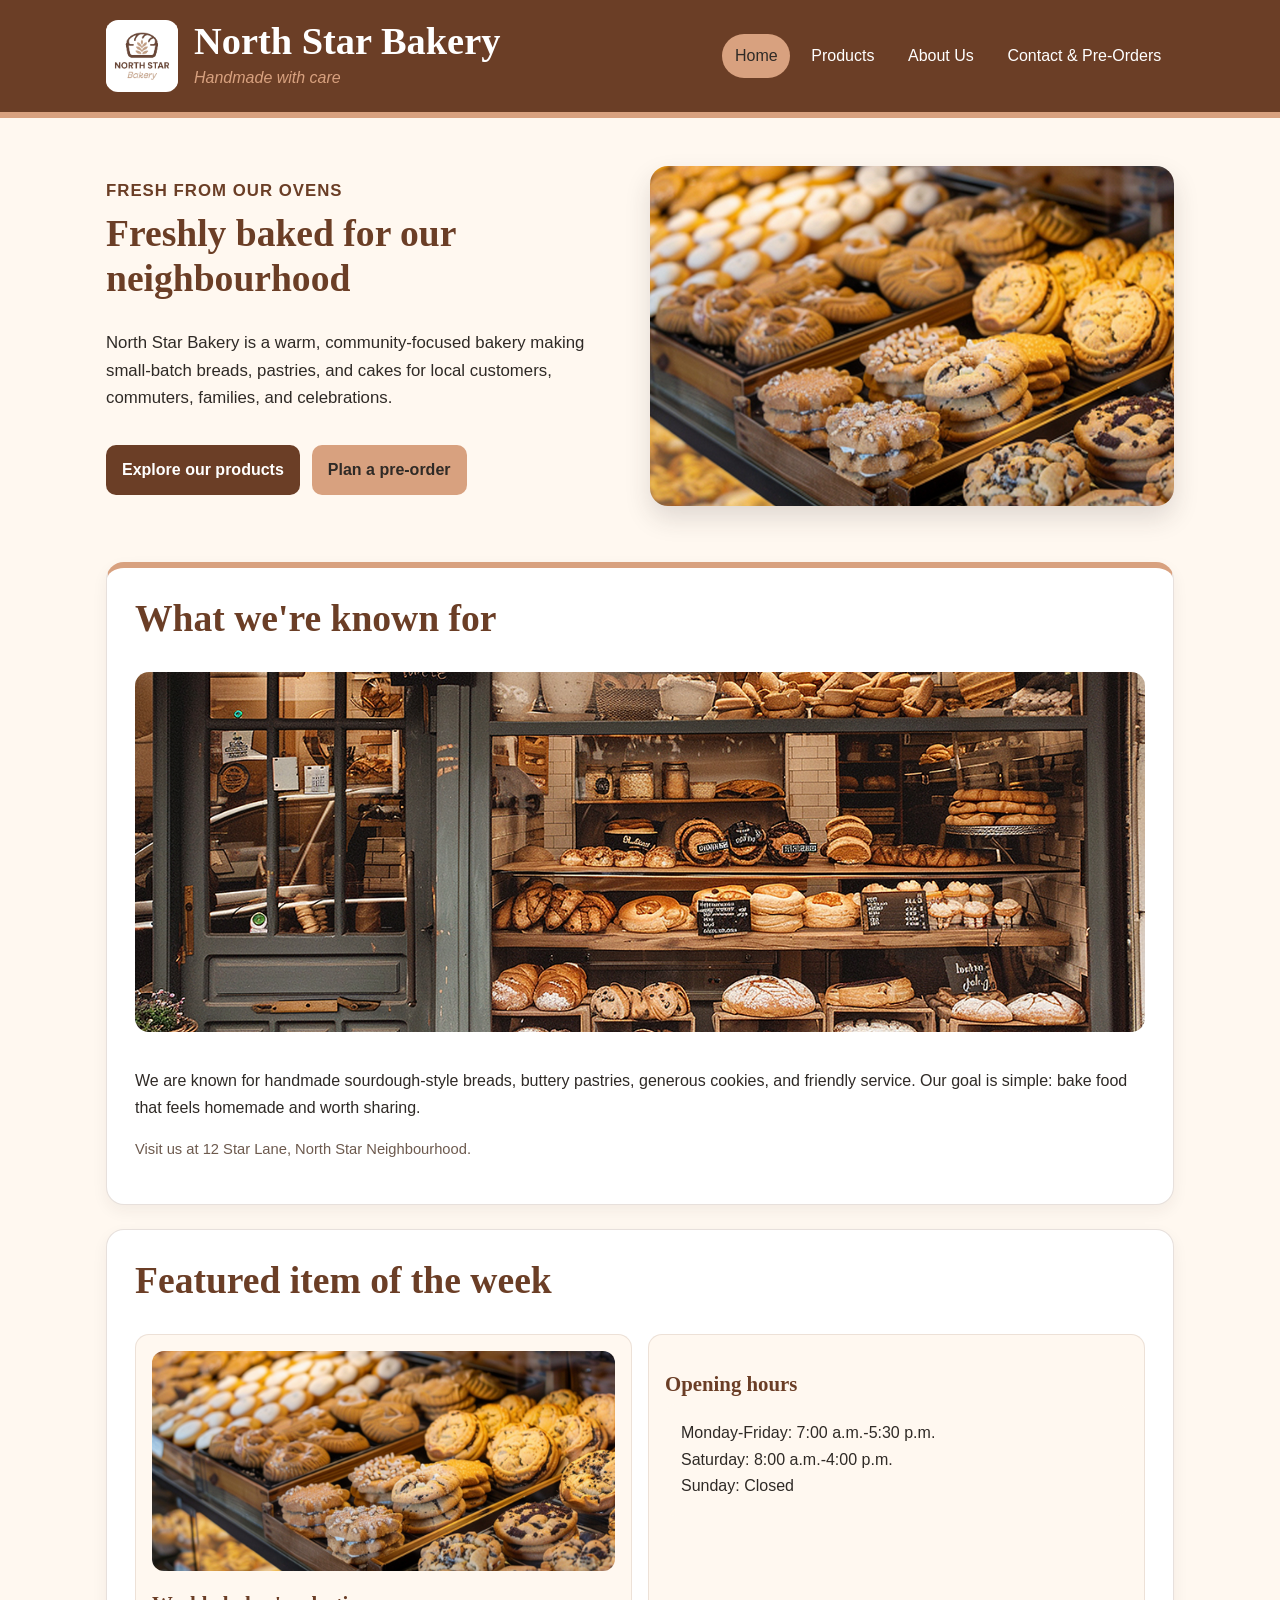
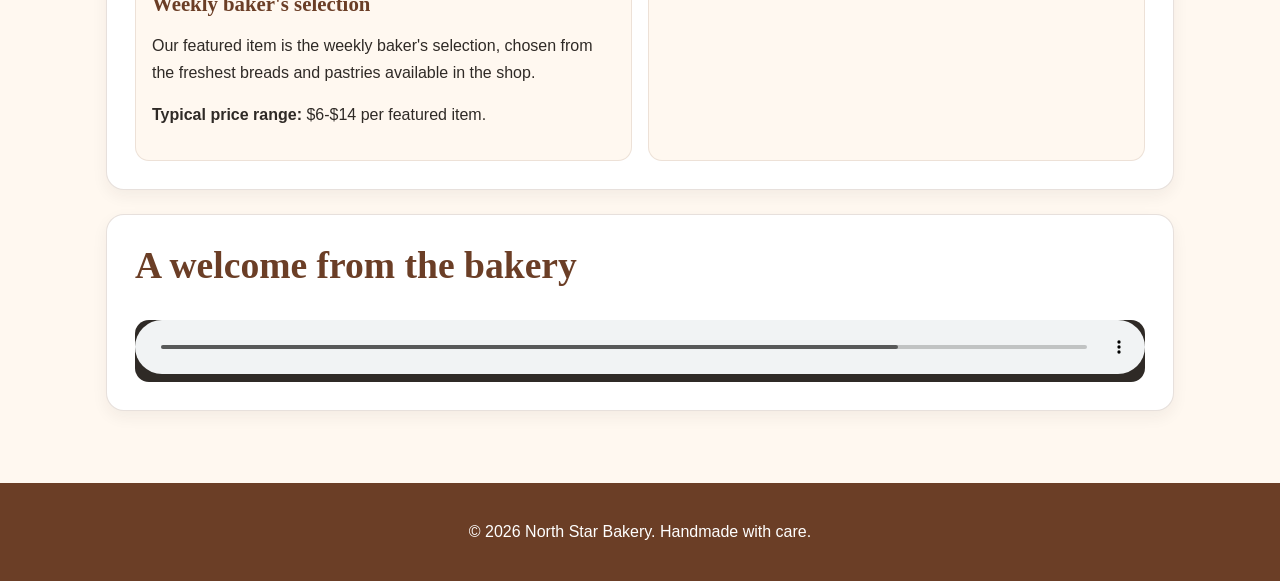
<file: index.html>
<!DOCTYPE html>
<html lang="en">
<head>
<meta charset="UTF-8"><meta name="viewport" content="width=device-width, initial-scale=1.0">
<meta name="description" content="North Star Bakery - handmade breads, pastries and celebration treats for the neighbourhood.">
<title>North Star Bakery | Home</title><link rel="stylesheet" href="styles.css?v=3"><script src="script.js" defer></script>
</head>
<body>
<header class="site-header"><div class="header-inner"><a class="brand" href="index.html"><img src="bakery-logo.png" alt="North Star Bakery logo with a loaf of bread"><span class="brand-text"><h1>North Star Bakery</h1><p>Handmade with care</p></span></a><nav class="main-nav" aria-label="Main navigation"><ul><li><a href="index.html" aria-current="page">Home</a></li><li><a href="products.html">Products</a></li><li><a href="about.html">About Us</a></li><li><a href="contact.html">Contact &amp; Pre-Orders</a></li></ul></nav></div></header>
<main>
<section class="hero"><div class="hero-copy"><p class="eyebrow">Fresh from our ovens</p><h2>Freshly baked for our neighbourhood</h2><p>North Star Bakery is a warm, community-focused bakery making small-batch breads, pastries, and cakes for local customers, commuters, families, and celebrations.</p><div class="button-row"><a class="button" href="products.html">Explore our products</a><a class="button secondary" href="contact.html">Plan a pre-order</a></div></div><div class="hero-media"><img src="bakery-feature-large.png" alt="Featured selection of freshly baked North Star Bakery treats"></div></section>
<section class="section section-accent"><h2>What we're known for</h2><div class="two-column"><div><p>We are known for handmade sourdough-style breads, buttery pastries, generous cookies, and friendly service. Our goal is simple: bake food that feels homemade and worth sharing.</p><p class="small-note">Visit us at 12 Star Lane, North Star Neighbourhood.</p></div><img src="bakery-storefront.png" alt="North Star Bakery storefront with a display window full of baked goods"></div></section>
<section class="section"><h2>Featured item of the week</h2><div class="cards"><article class="card"><picture><source srcset="bakery-feature-small.png" media="(max-width: 600px)"><img src="bakery-feature-large.png" alt="Featured selection of freshly baked North Star Bakery treats"></picture><h3>Weekly baker's selection</h3><p>Our featured item is the weekly baker's selection, chosen from the freshest breads and pastries available in the shop.</p><p><strong>Typical price range:</strong> $6-$14 per featured item.</p></article><article class="card"><h3>Opening hours</h3><address>Monday-Friday: 7:00 a.m.-5:30 p.m.<br>Saturday: 8:00 a.m.-4:00 p.m.<br>Sunday: Closed</address></article></div></section>
<section class="section"><h2>A welcome from the bakery</h2><div class="media-frame"><audio controls><source src="bakery-welcome.mp3" type="audio/mpeg">Your browser does not support audio playback. The North Star Bakery welcome message is available in a supported browser.</audio></div></section>
</main><footer class="site-footer"><p>&copy; 2026 North Star Bakery. Handmade with care.</p></footer>
</body></html>
</file>
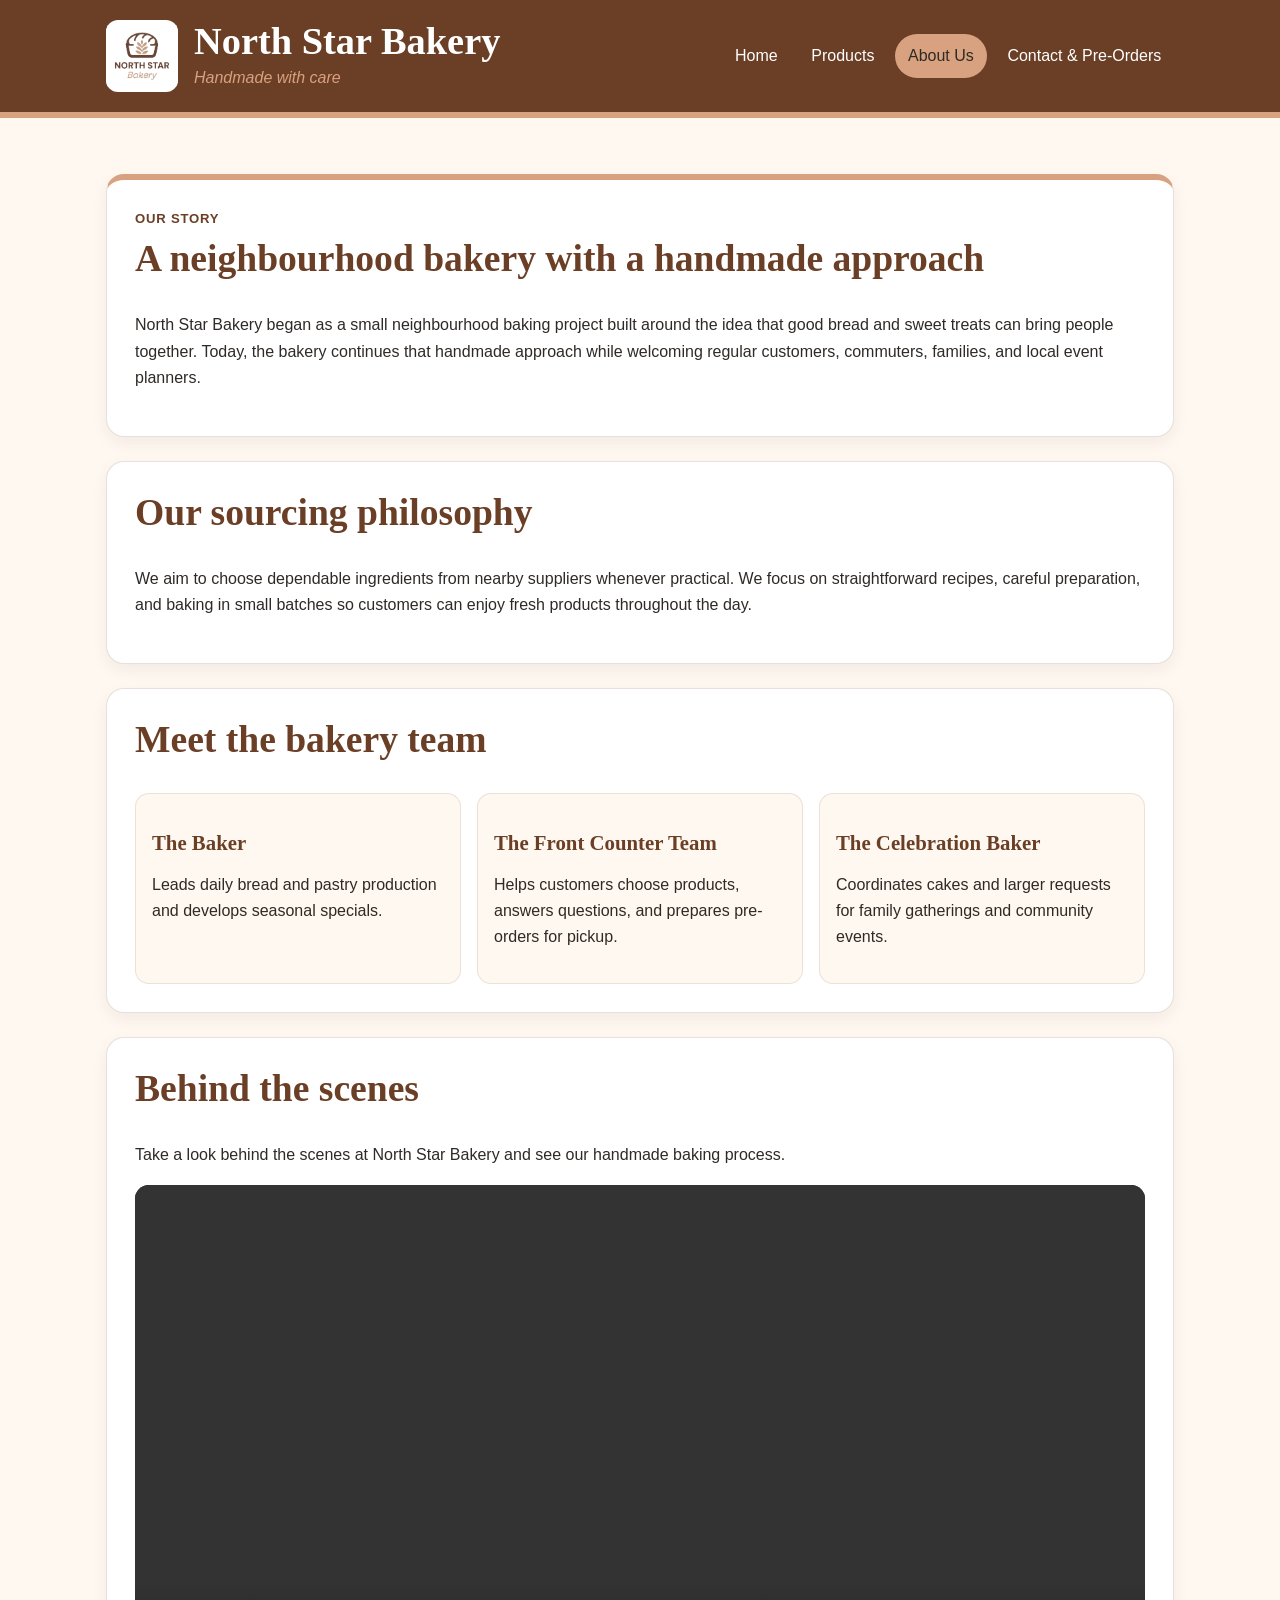
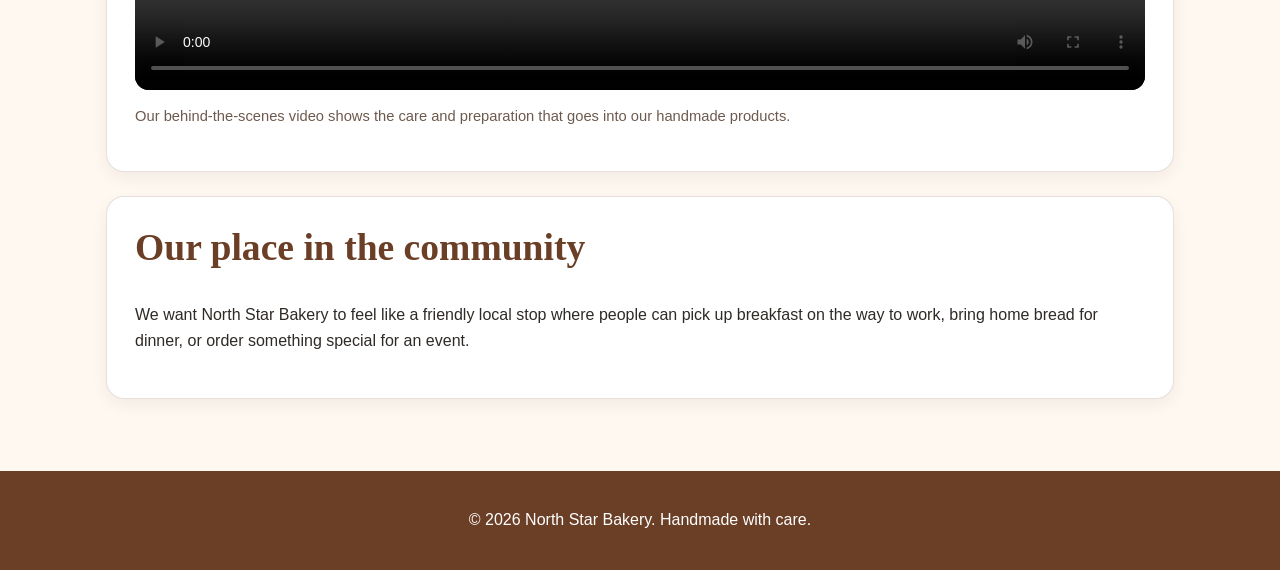
<file: about.html>
<!DOCTYPE html>
<html lang="en">
<head>
  <meta charset="UTF-8">
  <meta name="viewport" content="width=device-width, initial-scale=1.0">
  <meta name="description" content="Learn the story, sourcing philosophy and community focus of North Star Bakery.">
  <title>North Star Bakery | About Us</title>
  <link rel="stylesheet" href="styles.css">
  <script src="script.js" defer></script>
</head>
<body>
<header class="site-header">
  <div class="header-inner">
    <a class="brand" href="index.html">
      <img src="bakery-logo.png" alt="North Star Bakery logo with a loaf of bread">
      <span class="brand-text">
        <h1>North Star Bakery</h1>
        <p>Handmade with care</p>
      </span>
    </a>
    <nav class="main-nav" aria-label="Main navigation">
      <ul>
        <li><a href="index.html">Home</a></li>
        <li><a href="products.html">Products</a></li>
        <li><a href="about.html" aria-current="page">About Us</a></li>
        <li><a href="contact.html">Contact &amp; Pre-Orders</a></li>
      </ul>
    </nav>
  </div>
</header>

<main>
  <section class="section section-accent">
    <p class="eyebrow">Our story</p>
    <h2>A neighbourhood bakery with a handmade approach</h2>
    <p>North Star Bakery began as a small neighbourhood baking project built around the idea that good bread and sweet treats can bring people together. Today, the bakery continues that handmade approach while welcoming regular customers, commuters, families, and local event planners.</p>
  </section>

  <section class="section">
    <h2>Our sourcing philosophy</h2>
    <p>We aim to choose dependable ingredients from nearby suppliers whenever practical. We focus on straightforward recipes, careful preparation, and baking in small batches so customers can enjoy fresh products throughout the day.</p>
  </section>

  <section class="section">
    <h2>Meet the bakery team</h2>
    <div class="cards">
      <article class="card">
        <h3>The Baker</h3>
        <p>Leads daily bread and pastry production and develops seasonal specials.</p>
      </article>
      <article class="card">
        <h3>The Front Counter Team</h3>
        <p>Helps customers choose products, answers questions, and prepares pre-orders for pickup.</p>
      </article>
      <article class="card">
        <h3>The Celebration Baker</h3>
        <p>Coordinates cakes and larger requests for family gatherings and community events.</p>
      </article>
    </div>
  </section>

  <section class="section">
    <h2>Behind the scenes</h2>
    <p>Take a look behind the scenes at North Star Bakery and see our handmade baking process.</p>
    <div class="media-frame">
      <video controls preload="metadata">
        <source src="bakery-behind-scenes.mp4" type="video/mp4">
        Your browser does not support video playback. A behind-the-scenes video of North Star Bakery is available in a supported browser.
      </video>
    </div>
    <p class="small-note">Our behind-the-scenes video shows the care and preparation that goes into our handmade products.</p>
  </section>

  <section class="section">
    <h2>Our place in the community</h2>
    <p>We want North Star Bakery to feel like a friendly local stop where people can pick up breakfast on the way to work, bring home bread for dinner, or order something special for an event.</p>
  </section>
</main>

<footer class="site-footer">
  <p>&copy; 2026 North Star Bakery. Handmade with care.</p>
</footer>
</body>
</html>
</file>
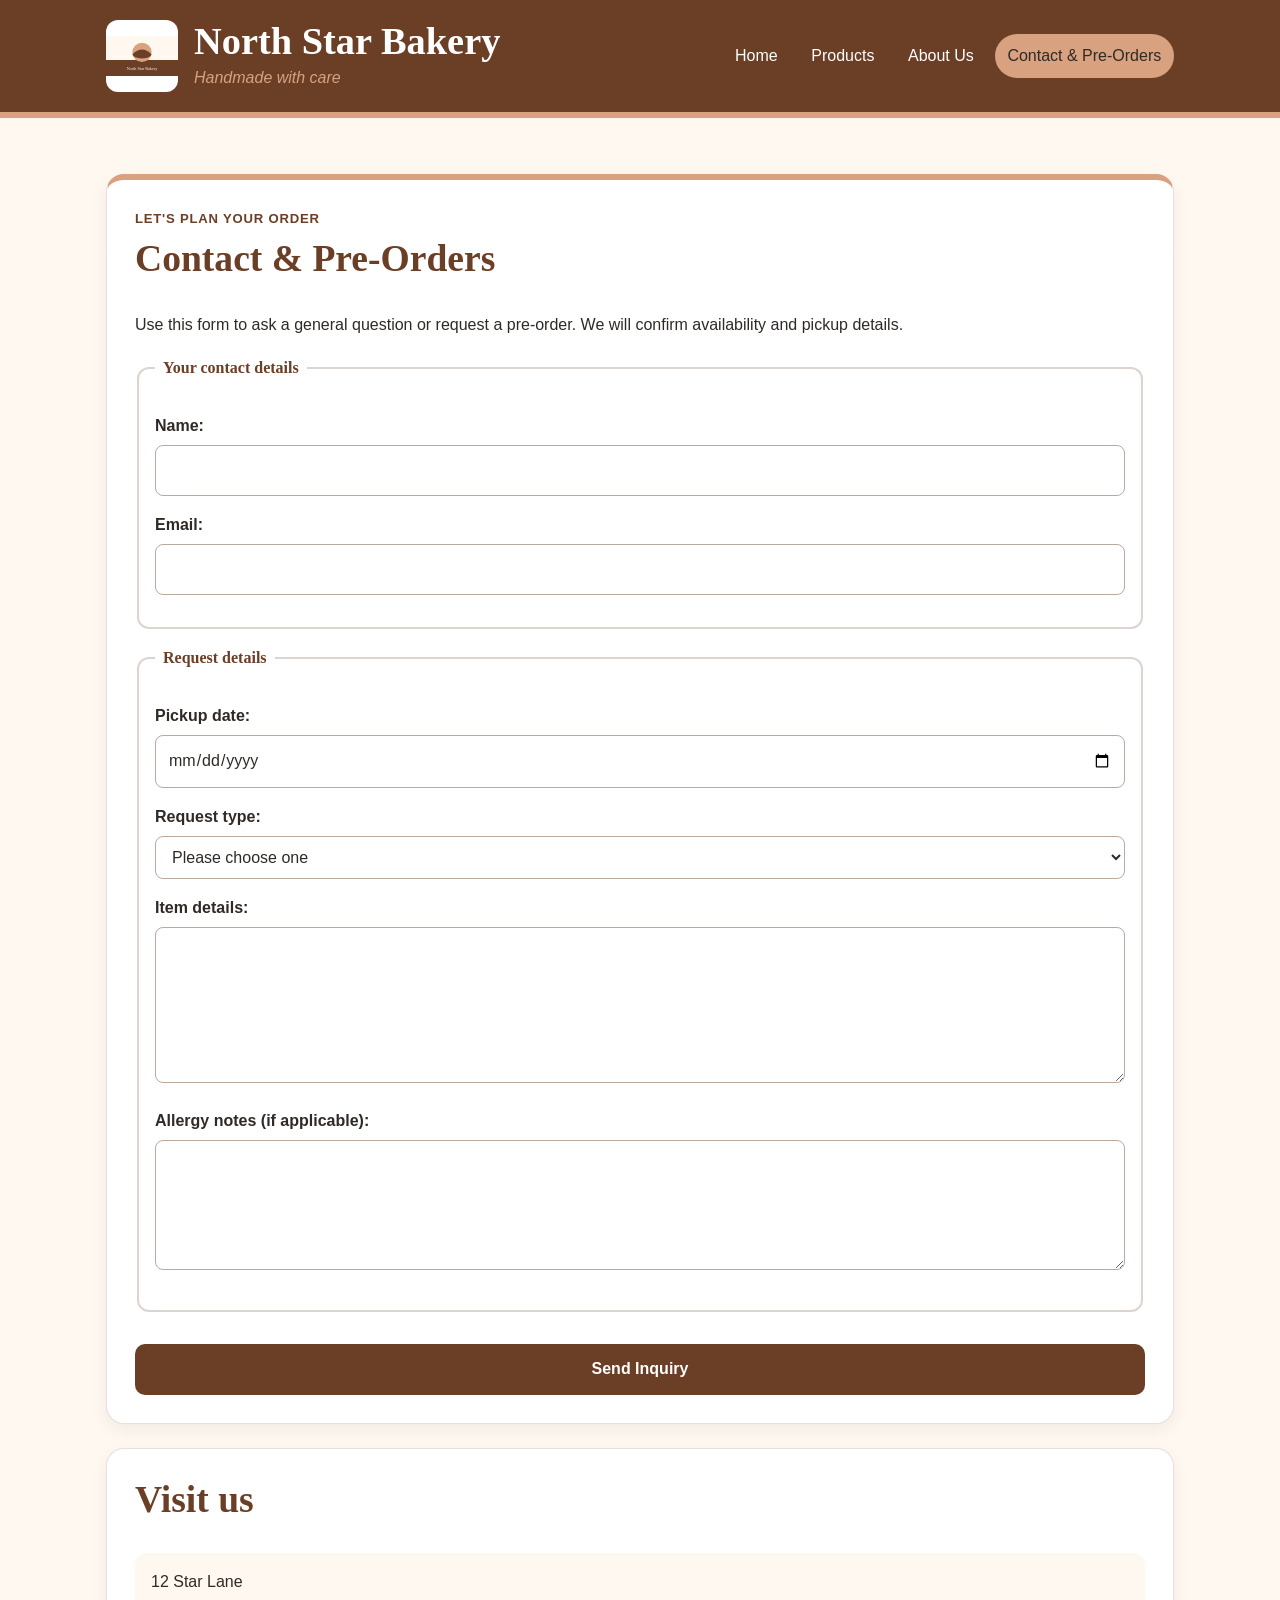
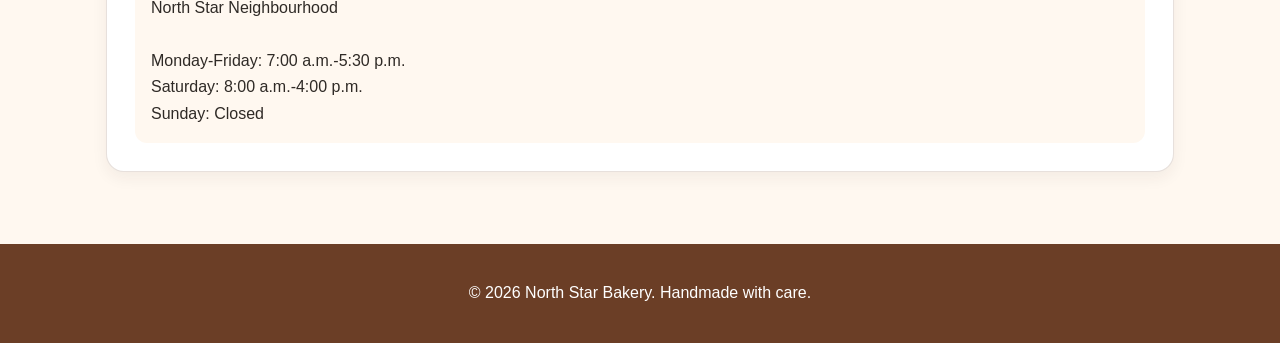
<file: contact.html>
<!DOCTYPE html>
<html lang="en"><head><meta charset="UTF-8"><meta name="viewport" content="width=device-width, initial-scale=1.0"><meta name="description" content="Contact North Star Bakery and request a pre-order."><title>North Star Bakery | Contact &amp; Pre-Orders</title><link rel="stylesheet" href="styles.css"><script src="script.js" defer></script></head><body>
<header class="site-header"><div class="header-inner"><a class="brand" href="index.html"><img src="bakery-logo.svg" alt="North Star Bakery logo with a loaf of bread"><span class="brand-text"><h1>North Star Bakery</h1><p>Handmade with care</p></span></a><nav class="main-nav" aria-label="Main navigation"><ul><li><a href="index.html">Home</a></li><li><a href="products.html">Products</a></li><li><a href="about.html">About Us</a></li><li><a href="contact.html" aria-current="page">Contact &amp; Pre-Orders</a></li></ul></nav></div></header>
<main><section class="section section-accent"><p class="eyebrow">Let's plan your order</p><h2>Contact &amp; Pre-Orders</h2><p>Use this form to ask a general question or request a pre-order. We will confirm availability and pickup details.</p><form id="contact-form" action="#" method="post" novalidate><fieldset><legend>Your contact details</legend><p><label for="name">Name:</label><input type="text" id="name" name="name" required minlength="2" maxlength="60" autocomplete="name" aria-describedby="name-error"><span class="field-error" id="name-error" role="alert" hidden></span></p><p><label for="email">Email:</label><input type="email" id="email" name="email" required autocomplete="email" aria-describedby="email-error"><span class="field-error" id="email-error" role="alert" hidden></span></p></fieldset><fieldset><legend>Request details</legend><p><label for="pickup-date">Pickup date:</label><input type="date" id="pickup-date" name="pickup-date" required aria-describedby="pickup-date-error"><span class="field-error" id="pickup-date-error" role="alert" hidden></span></p><p><label for="request-type">Request type:</label><select id="request-type" name="request-type" required aria-describedby="request-type-error"><option value="">Please choose one</option><option value="pre-order">Pre-order</option><option value="general-question">General question</option><option value="event-order">Event order</option></select><span class="field-error" id="request-type-error" role="alert" hidden></span></p><p><label for="item-details">Item details:</label><textarea id="item-details" name="item-details" rows="5" required minlength="5" aria-describedby="item-details-error"></textarea><span class="field-error" id="item-details-error" role="alert" hidden></span></p><p><label for="allergy-notes">Allergy notes (if applicable):</label><textarea id="allergy-notes" name="allergy-notes" rows="4"></textarea></p></fieldset><p id="form-message" class="form-message" aria-live="polite"></p><button class="button" type="submit">Send Inquiry</button></form></section><section class="section"><h2>Visit us</h2><address>12 Star Lane<br>North Star Neighbourhood<br><br>Monday-Friday: 7:00 a.m.-5:30 p.m.<br>Saturday: 8:00 a.m.-4:00 p.m.<br>Sunday: Closed</address></section></main><footer class="site-footer"><p>&copy; 2026 North Star Bakery. Handmade with care.</p></footer></body></html>
</file>
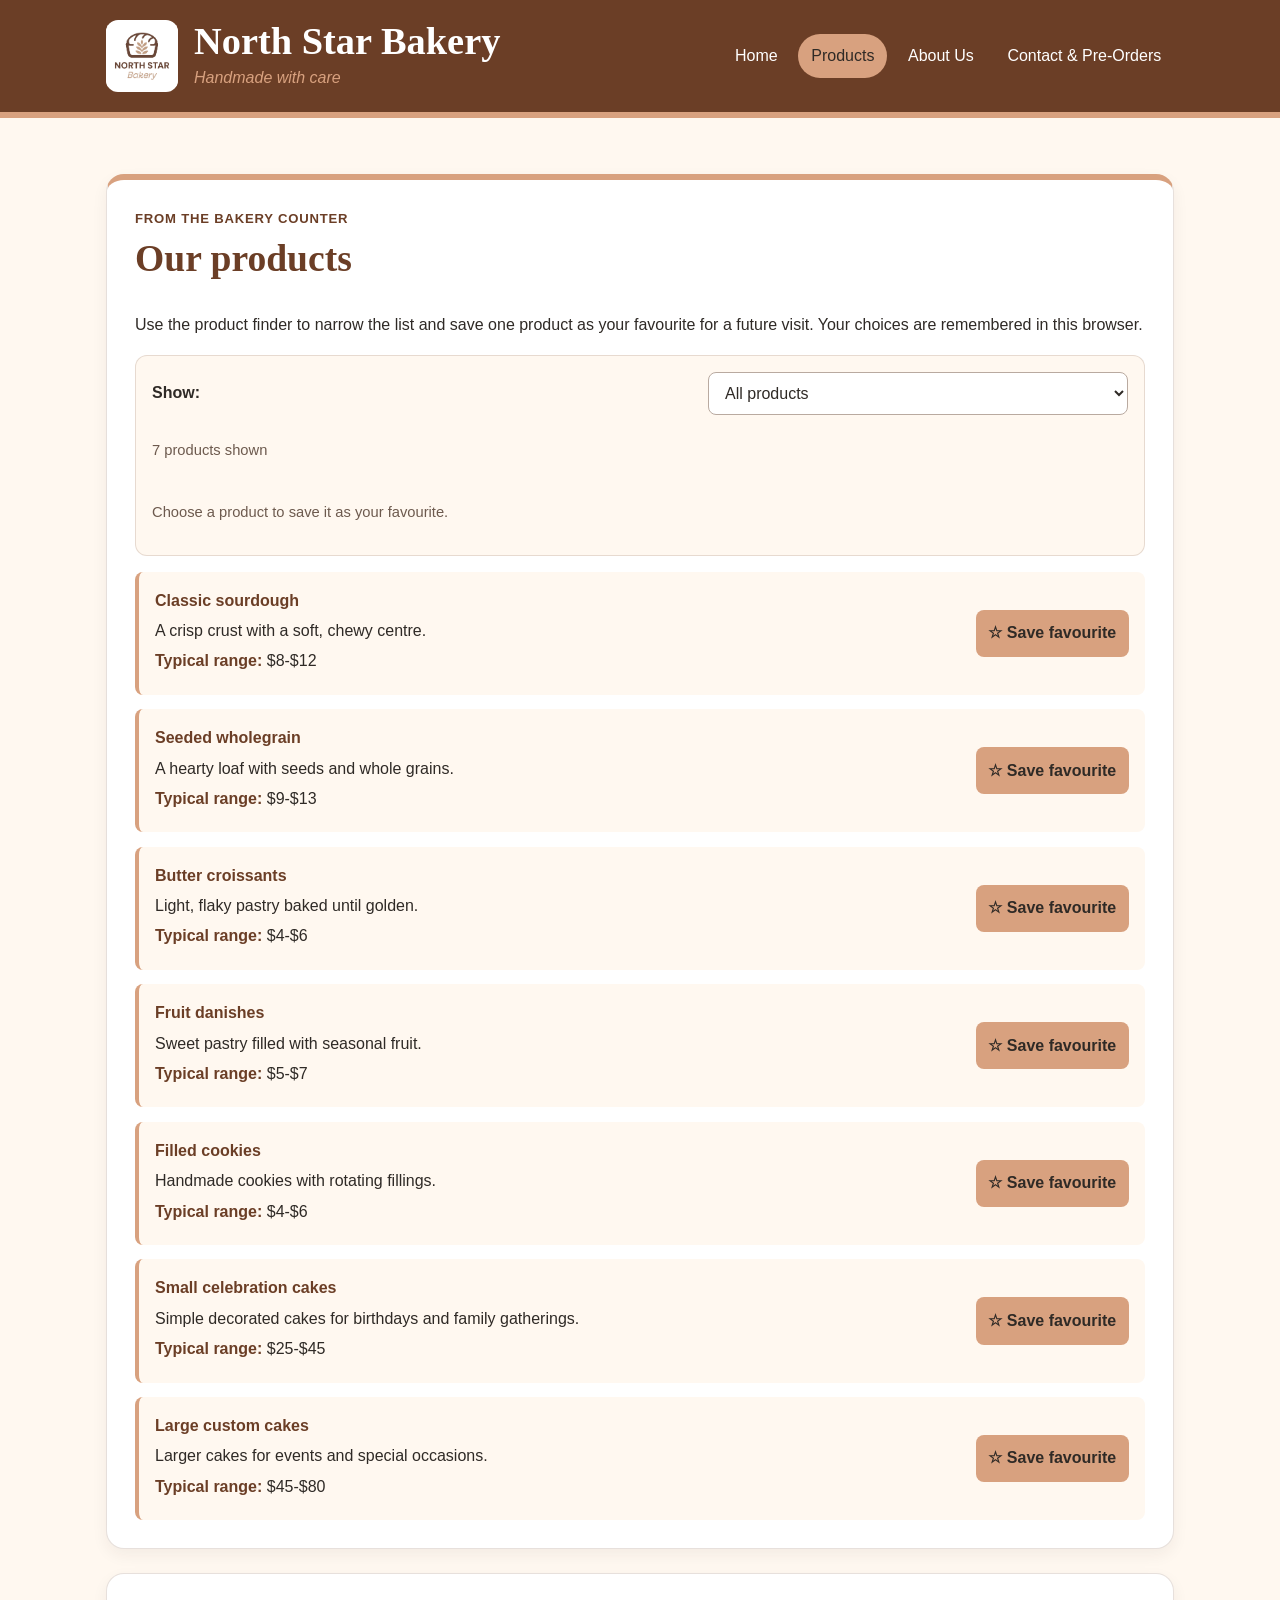
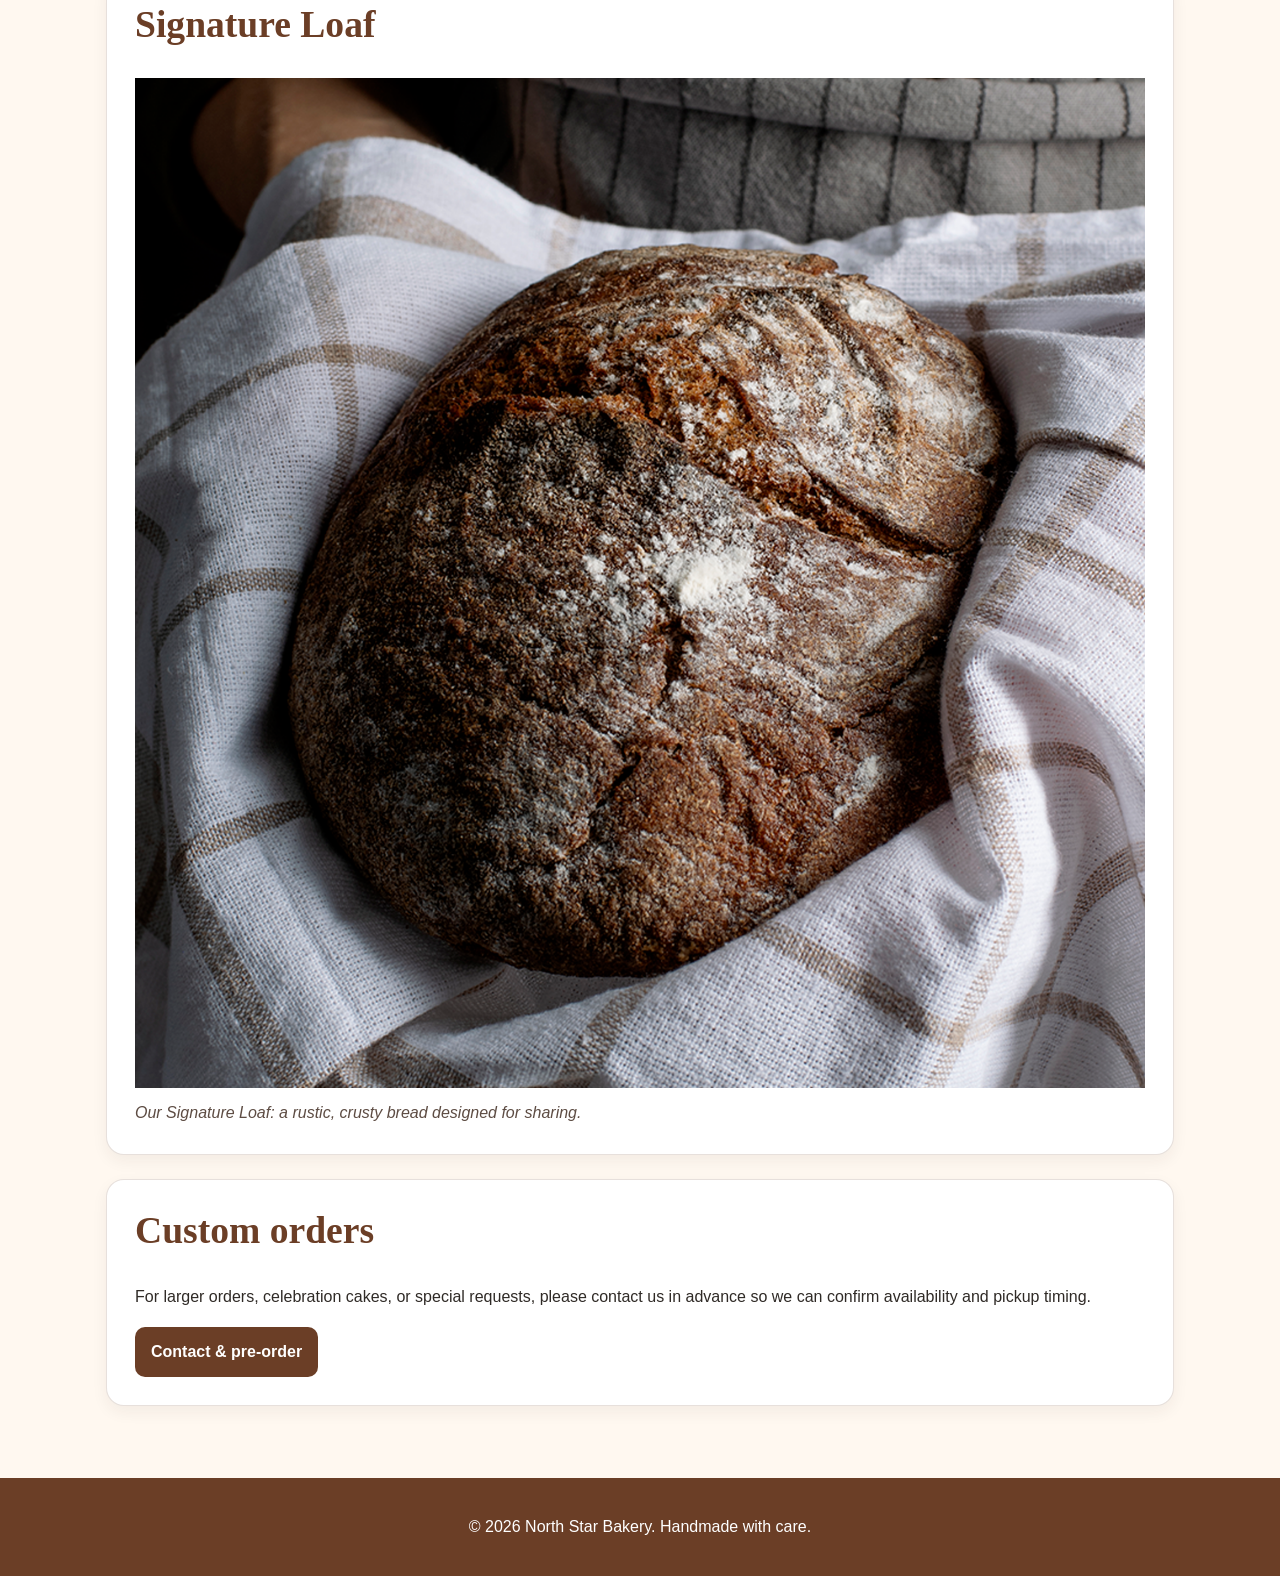
<file: products.html>
<!DOCTYPE html>
<html lang="en">
<head>
<meta charset="UTF-8"><meta name="viewport" content="width=device-width, initial-scale=1.0">
<meta name="description" content="North Star Bakery breads, pastries, cookies and celebration cakes.">
<title>North Star Bakery | Products</title><link rel="stylesheet" href="styles.css"><script src="script.js" defer></script>
</head>
<body>
<header class="site-header"><div class="header-inner"><a class="brand" href="index.html"><img src="bakery-logo.png" alt="North Star Bakery logo with a loaf of bread"><span class="brand-text"><h1>North Star Bakery</h1><p>Handmade with care</p></span></a><nav class="main-nav" aria-label="Main navigation"><ul><li><a href="index.html">Home</a></li><li><a href="products.html" aria-current="page">Products</a></li><li><a href="about.html">About Us</a></li><li><a href="contact.html">Contact &amp; Pre-Orders</a></li></ul></nav></div></header>
<main>
<section class="section section-accent">
<p class="eyebrow">From the bakery counter</p><h2>Our products</h2>
<p>Use the product finder to narrow the list and save one product as your favourite for a future visit. Your choices are remembered in this browser.</p>
<div class="filter-panel" aria-label="Product finder"><label for="product-filter">Show:</label><select id="product-filter"><option value="all">All products</option><option value="bread">Breads</option><option value="pastry">Pastries</option><option value="cake">Cakes &amp; celebrations</option></select><p id="product-count" class="small-note" aria-live="polite"></p><p id="favorite-message" class="small-note" aria-live="polite"></p></div>
<div id="product-results" class="product-list" aria-live="polite"></div>
</section>
<section class="section"><h2>Signature Loaf</h2><figure><img src="bakery-signature-loaf.png" alt="North Star Bakery signature loaf with a deeply browned crust and scored top"><figcaption>Our Signature Loaf: a rustic, crusty bread designed for sharing.</figcaption></figure></section>
<section class="section"><h2>Custom orders</h2><p>For larger orders, celebration cakes, or special requests, please contact us in advance so we can confirm availability and pickup timing.</p><a class="button" href="contact.html">Contact &amp; pre-order</a></section>
</main><footer class="site-footer"><p>&copy; 2026 North Star Bakery. Handmade with care.</p></footer>
</body></html>
</file>
<file: styles.css>
:root{--cream:#FFF8F0;--brown:#6B3E26;--peach:#D8A17F;--charcoal:#2F2A26;--white:#FFFFFF;--max-width:1100px}*{box-sizing:border-box}html{scroll-behavior:smooth}body{margin:0;background:var(--cream);color:var(--charcoal);font-family:Arial,Helvetica,sans-serif;line-height:1.65}img,video{max-width:100%;display:block}a{color:var(--brown)}a:focus-visible,button:focus-visible,input:focus-visible,select:focus-visible,textarea:focus-visible{outline:3px solid var(--peach);outline-offset:2px}.site-header{background:var(--brown);color:var(--white);border-bottom:6px solid var(--peach)}.header-inner{max-width:var(--max-width);margin:0 auto;padding:1.25rem 1rem}.brand{display:flex;align-items:center;gap:1rem;text-decoration:none;color:var(--white)}.brand img{width:72px;height:72px;object-fit:contain;background:var(--white);border-radius:12px}.brand-text h1{margin:0;font-family:Georgia,"Times New Roman",serif;font-size:clamp(1.65rem,5vw,2.4rem);line-height:1.05}.brand-text p{margin:.25rem 0 0;color:var(--peach);font-style:italic}.main-nav ul{list-style:none;display:flex;flex-wrap:wrap;gap:.5rem;margin:1rem 0 0;padding:0}.main-nav a{display:block;padding:.55rem .8rem;border-radius:999px;color:var(--white);text-decoration:none}.main-nav a:hover,.main-nav a[aria-current="page"]{background:var(--peach);color:var(--charcoal)}main{max-width:var(--max-width);margin:0 auto;padding:1.25rem 1rem 3rem}.hero{display:flex;flex-direction:column;gap:1.25rem;align-items:stretch;padding:1rem 0 2rem}.hero-copy{display:flex;flex-direction:column;justify-content:center}.eyebrow{margin:0 0 .4rem;color:var(--brown);font-weight:700;letter-spacing:.06em;text-transform:uppercase;font-size:.82rem}h2,h3{font-family:Georgia,"Times New Roman",serif;color:var(--brown);line-height:1.2}h2{font-size:clamp(1.65rem,4vw,2.35rem);margin-top:0}h3{font-size:1.3rem}.hero h2{margin-bottom:.7rem}.hero p{font-size:1.05rem}.button-row{display:flex;flex-wrap:wrap;gap:.75rem;margin-top:1rem}.button{display:inline-block;padding:.75rem 1rem;border-radius:10px;background:var(--brown);color:var(--white);font-weight:700;text-decoration:none}.button.secondary{background:var(--peach);color:var(--charcoal)}.hero-media{border-radius:18px;overflow:hidden;box-shadow:0 12px 26px rgba(47,42,38,.15)}.hero-media img{width:100%;height:100%;object-fit:cover}.section{margin:1.5rem 0;padding:1.4rem;background:var(--white);border:1px solid rgba(107,62,38,.16);border-radius:18px;box-shadow:0 6px 16px rgba(47,42,38,.06)}.section-accent{border-top:6px solid var(--peach)}.cards{display:flex;flex-direction:column;gap:1rem}.card{flex:1 1 0;padding:1rem;background:var(--cream);border-radius:14px;border:1px solid rgba(107,62,38,.12)}.card img{width:100%;height:220px;object-fit:cover;border-radius:12px;margin-bottom:.9rem}.card h3{margin-bottom:.45rem}.product-list{display:flex;flex-direction:column;gap:.9rem}.product-item{padding:1rem;border-left:4px solid var(--peach);background:var(--cream);border-radius:8px}.product-item strong{color:var(--brown)}figure{margin:0}figcaption{margin-top:.7rem;font-style:italic;color:#5d4c43}address{font-style:normal;background:var(--cream);border-radius:12px;padding:1rem}.media-frame{border-radius:14px;overflow:hidden;background:var(--charcoal)}.media-frame audio,.media-frame video{width:100%}form{display:flex;flex-direction:column;gap:1rem}fieldset{border:2px solid rgba(107,62,38,.22);border-radius:12px;padding:1rem}legend{padding:0 .5rem;font-family:Georgia,"Times New Roman",serif;font-weight:700;color:var(--brown)}label{display:inline-block;margin-bottom:.35rem;font-weight:700}input,select,textarea{width:100%;border:1px solid #B9AAA0;border-radius:8px;padding:.7rem .75rem;font:inherit;color:var(--charcoal);background:var(--white)}textarea{resize:vertical}button{border:0;cursor:pointer;font:inherit}.site-footer{background:var(--brown);color:var(--white);text-align:center;padding:1.25rem 1rem}.small-note{color:#6d5a4e;font-size:.92rem}.filter-panel{display:grid;gap:.5rem;margin:1rem 0;padding:1rem;background:var(--cream);border:1px solid rgba(107,62,38,.16);border-radius:12px}.filter-panel label{margin:0}.filter-panel select{max-width:420px}.product-card{display:flex;align-items:center;justify-content:space-between;gap:1rem}.product-card p{margin:.25rem 0}.favorite-button{background:var(--peach);color:var(--charcoal);padding:.65rem .8rem;border-radius:8px;font-weight:700;white-space:nowrap}.favorite-button[aria-pressed="true"]{background:var(--brown);color:var(--white)}.field-error{display:block;margin-top:.3rem;color:#8a1c1c;font-weight:700;font-size:.92rem}.form-message{margin:0;font-weight:700}.form-message.error{color:#8a1c1c}.form-message.success{color:#2e5d34}@media (min-width:720px){.header-inner{display:flex;align-items:center;justify-content:space-between;gap:1.5rem}.main-nav ul{justify-content:flex-end;margin-top:0}.hero{flex-direction:row;align-items:stretch}.hero-copy,.hero-media{flex:1 1 0}.hero-media{min-height:340px}.cards{flex-direction:row}.product-list{flex-direction:row;flex-wrap:wrap}.product-item{flex:1 1 45%}.two-column{display:flex;flex-direction:column;gap:1.25rem}.two-column>*{min-width:0}.section-accent .two-column>img{order:-1;width:100%;height:360px;object-fit:cover;border-radius:14px}.section-accent .two-column>div{order:0;width:100%}.filter-panel{grid-template-columns:auto minmax(220px,420px);align-items:center}.filter-panel .small-note{grid-column:1/-1}.product-card{flex-basis:100%}}@media (min-width:1000px){main{padding-top:2rem}.section{padding:1.75rem}}@media (max-width:719px){.section-accent .two-column{display:flex;flex-direction:column;gap:1rem}.section-accent .two-column>img{order:-1;width:100%;height:auto;object-fit:cover;border-radius:14px}.section-accent .two-column>div{order:0;width:100%}}
</file>
